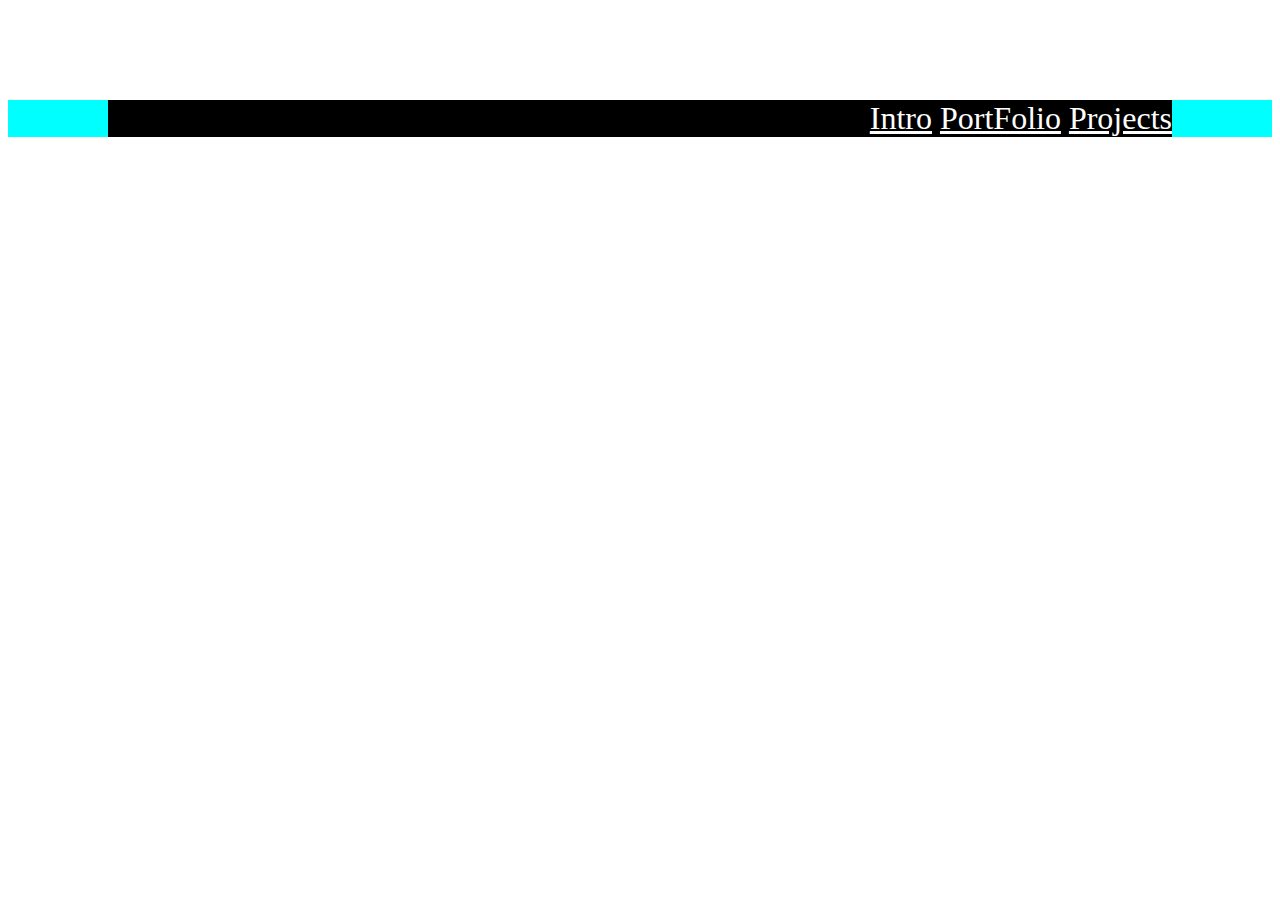
<file: index.html>
<!DOCTYPE html>
<html lang="en">
<head>
    <meta charset="UTF-8">
    <meta http-equiv="X-UA-Compatible" content="IE=edge">
    <meta name="viewport" content="width=device-width, initial-scale=1.0">
    <title>Mini Project</title>
    <link rel="stylesheet" href="style.css">
</head>
<body>
    <main>
        <!--<p>This is a paragaraph.</p>
        <p>This is <span class="opposite">another</span>paragraph.</p>-->

    <nav>
        <ul>
            <li><a href="#">Intro</a></li>
            <li><a href="#">PortFolio</a></li>
            <li><a href="#">Projects</a></li>
        </ul>
    </nav>
    </main>
</body>
</html>
</file>
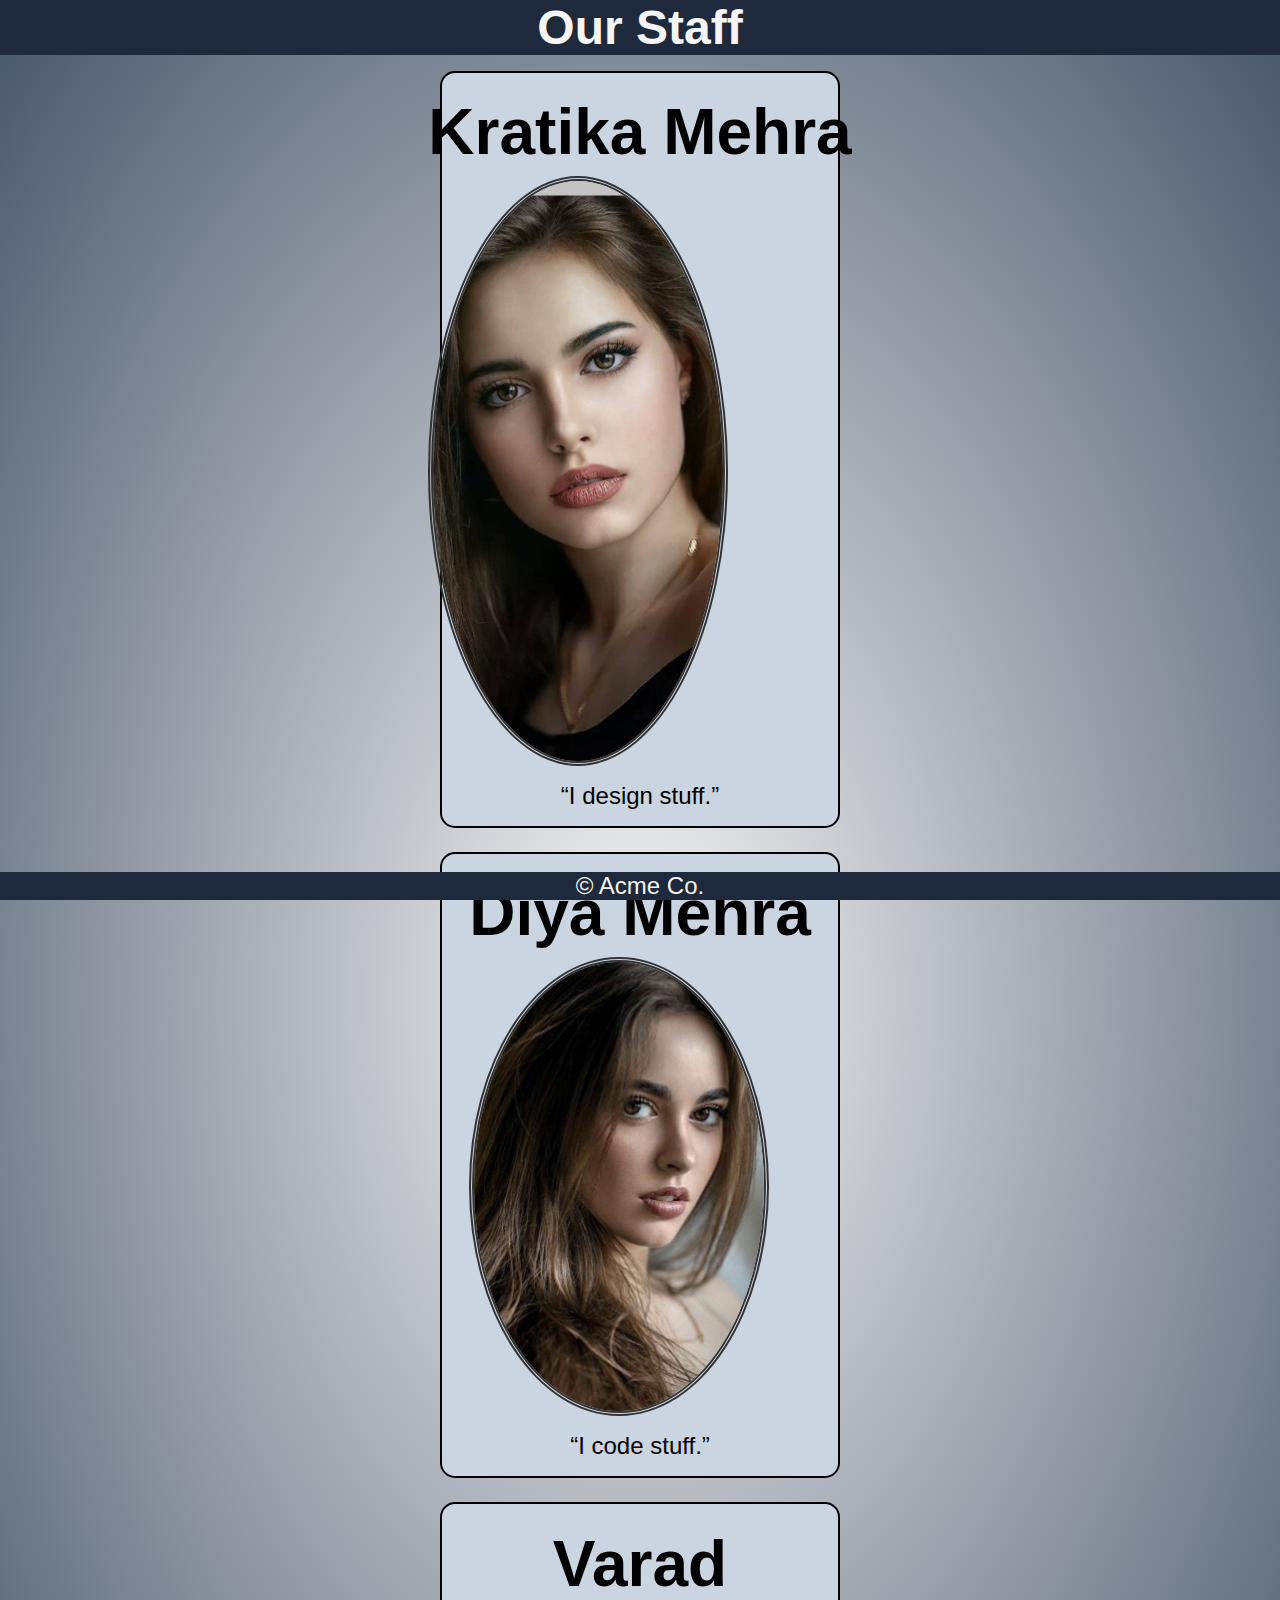
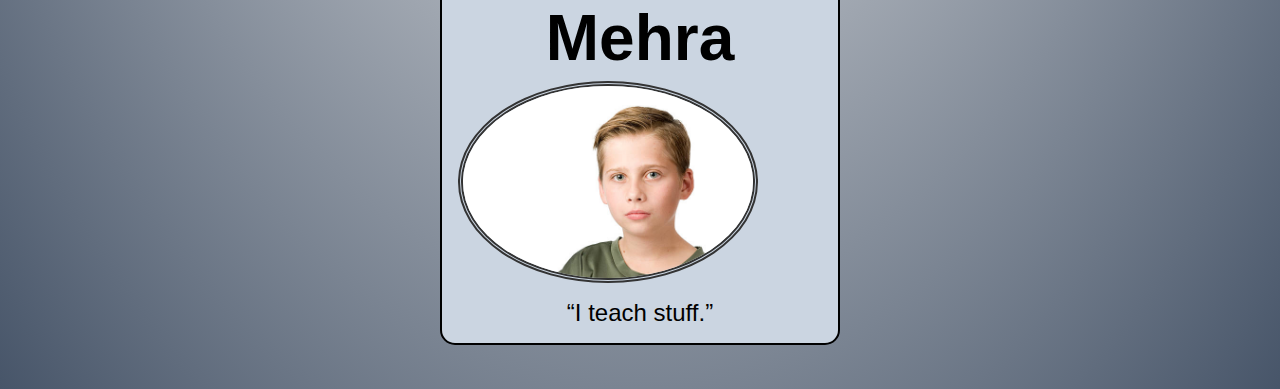
<file: Card Project/index.html>
<!DOCTYPE html>
<html lang="en">
<head>
    <meta charset="UTF-8">
    <meta http-equiv="X-UA-Compatible" content="IE=edge">
    <meta name="viewport" content="width=device-width, initial-scale=1.0">
    <title>CSS Mini Project:Profile Card</title>
    <link rel="stylesheet" href="style.css">
</head>
<body>
    <header>
        <h1>Our Staff</h1>
        <nav>
            <a href="#profile1">Diya</a>
            <a href="#profile2">Kratika</a>
            <a href="#profile3">Varad</a>
        </nav>
    </header>

    <main>
        <article id="profile1" class="card">
            <figure>
                <img src="prof1.jpeg" alt="Profile Picture" width="300" height="300">
                <figcaption><span class="nowrap">Diya Mehra</span></figcaption>
            </figure>
            <p><q>I code stuff.</q></p>
        </article>

        <article id="profile2" class="card">
            <figure>
                <img src="prof2.jpeg" alt="Profile Picture" width="300" height="300">
                <figcaption><span class="nowrap">Kratika Mehra</span></figcaption>
            </figure>
            <p><q>I design stuff.</q></p>
        </article>

        <article id="profile3" class="card">
            <figure>
                <img src="prof3.jpeg" alt="Profile Picture" width="300" height="300">
                <figcaption>Varad Mehra</figcaption>
            </figure>
            <p><q>I teach stuff.</q></p>
        </article>
    </main>

    <footer>
        <p>&copy; Acme Co.</p>
    </footer>
</body>
</html>
</file>
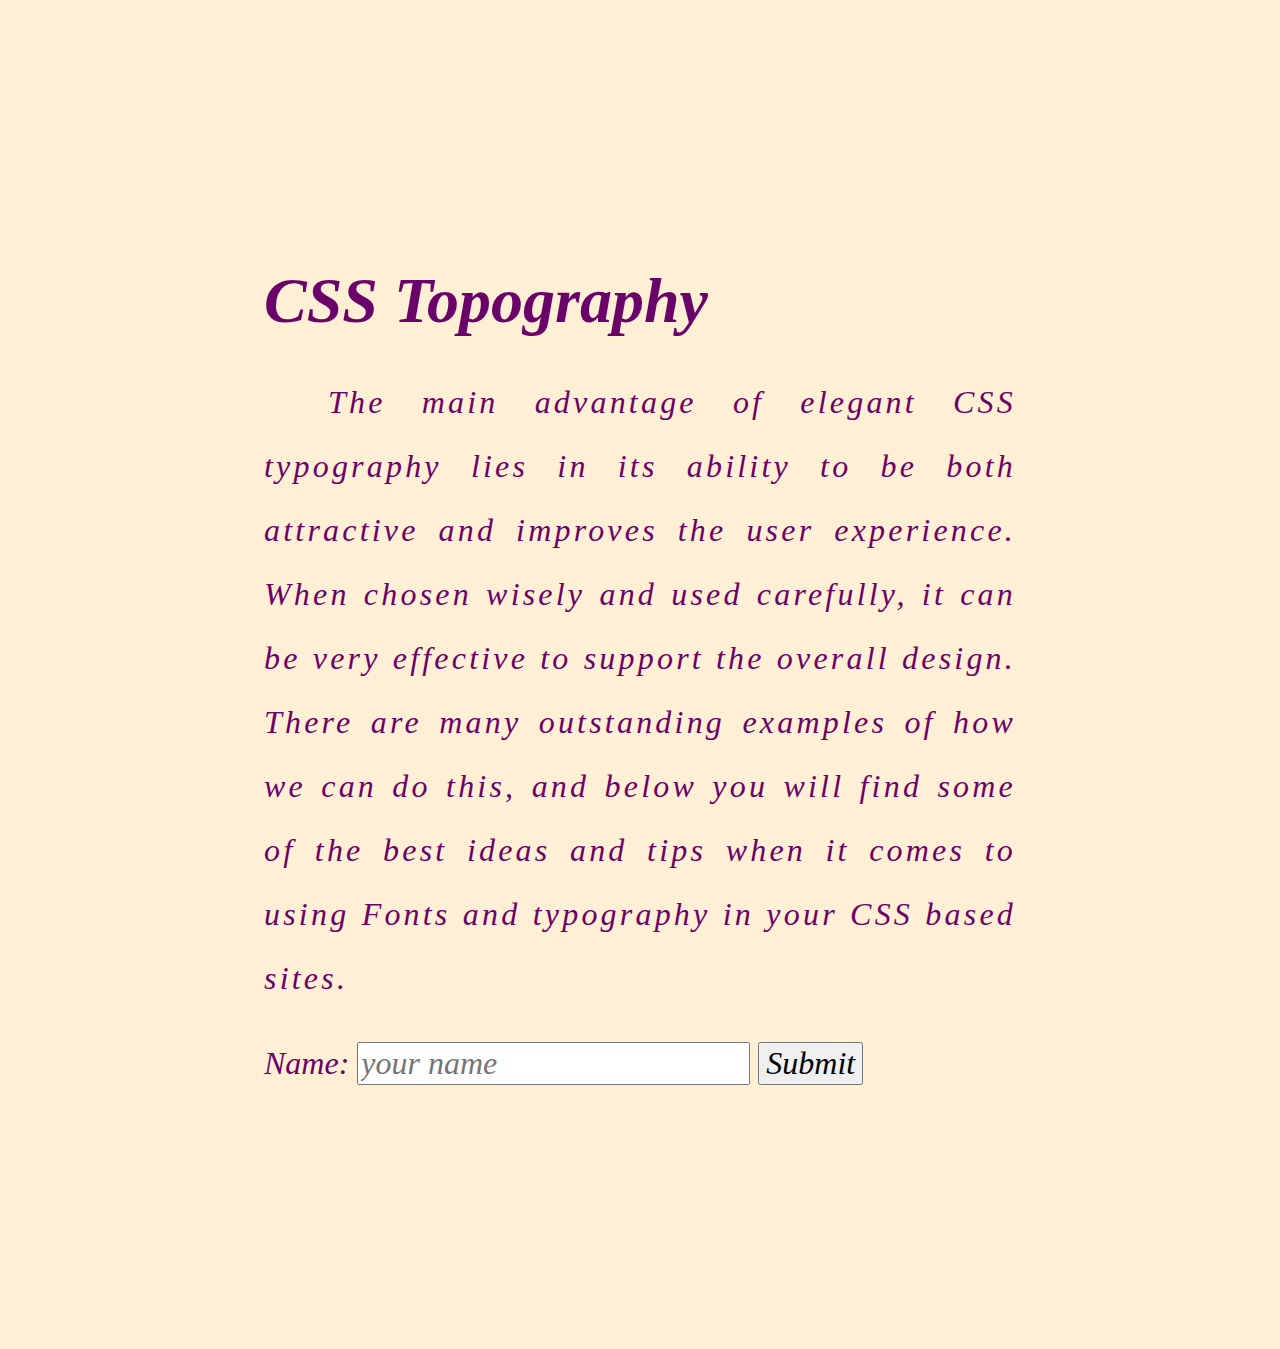
<file: links/index.html>
<!DOCTYPE html>
<html lang="en">
<head>
    <meta charset="UTF-8">
    <meta http-equiv="X-UA-Compatible" content="IE=edge">
    <meta name="viewport" content="width=device-width, initial-scale=1.0">
    <link rel="stylesheet" href="style.css">
    <title>Hello</title>
</head>
<body>
    <header>CSS Topography</header>
    <main>
        <p>
            The main advantage of elegant CSS typography lies in its ability to be both attractive and improves the user experience. When chosen wisely and used carefully, it can be very effective to support the overall design. There are many outstanding examples of how we can do this, and below you will find some of the best ideas and tips when it comes to using Fonts and typography in your CSS based sites.
        </p>

        <form>
            <label for="name">Name:</label>
            <input id="name" type="text" placeholder="your name"/>
            <button>Submit</button>
        </form>
    </main>
    
</body>
</html>
</file>
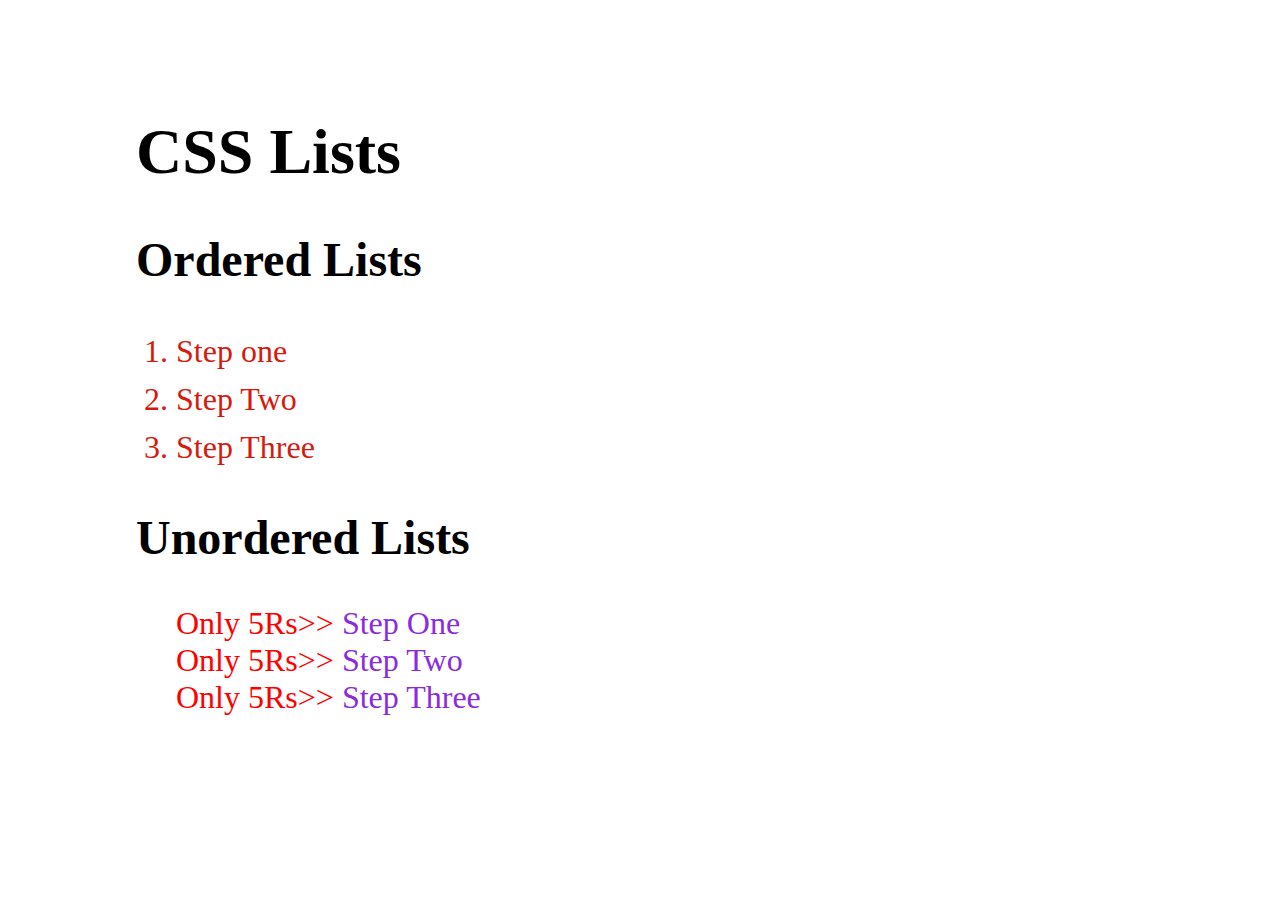
<file: lists/index.html>
<!DOCTYPE html>
<html lang="en">
<head>
    <meta charset="UTF-8">
    <meta http-equiv="X-UA-Compatible" content="IE=edge">
    <meta name="viewport" content="width=device-width, initial-scale=1.0">
    <link rel="stylesheet" href="style.css">

    <title>Lists</title>
</head>
<body>
    <header>
        <h1>CSS Lists</h1>
        <main>
            <article>
                <h2>Ordered Lists</h2>
                <ol>
                    <li>Step one</li>
                    <li>Step Two</li>
                    <li>Step Three</li>
                </ol>
            </article>
            <article>
                <h2>Unordered Lists</h2>
                <ul>
                    <li>Step One</li>
                    <li>Step Two</li>
                    <li>Step Three</li>
                </ul>  
            </article>
        </main>
    </header>
</body>
</html>
</file>
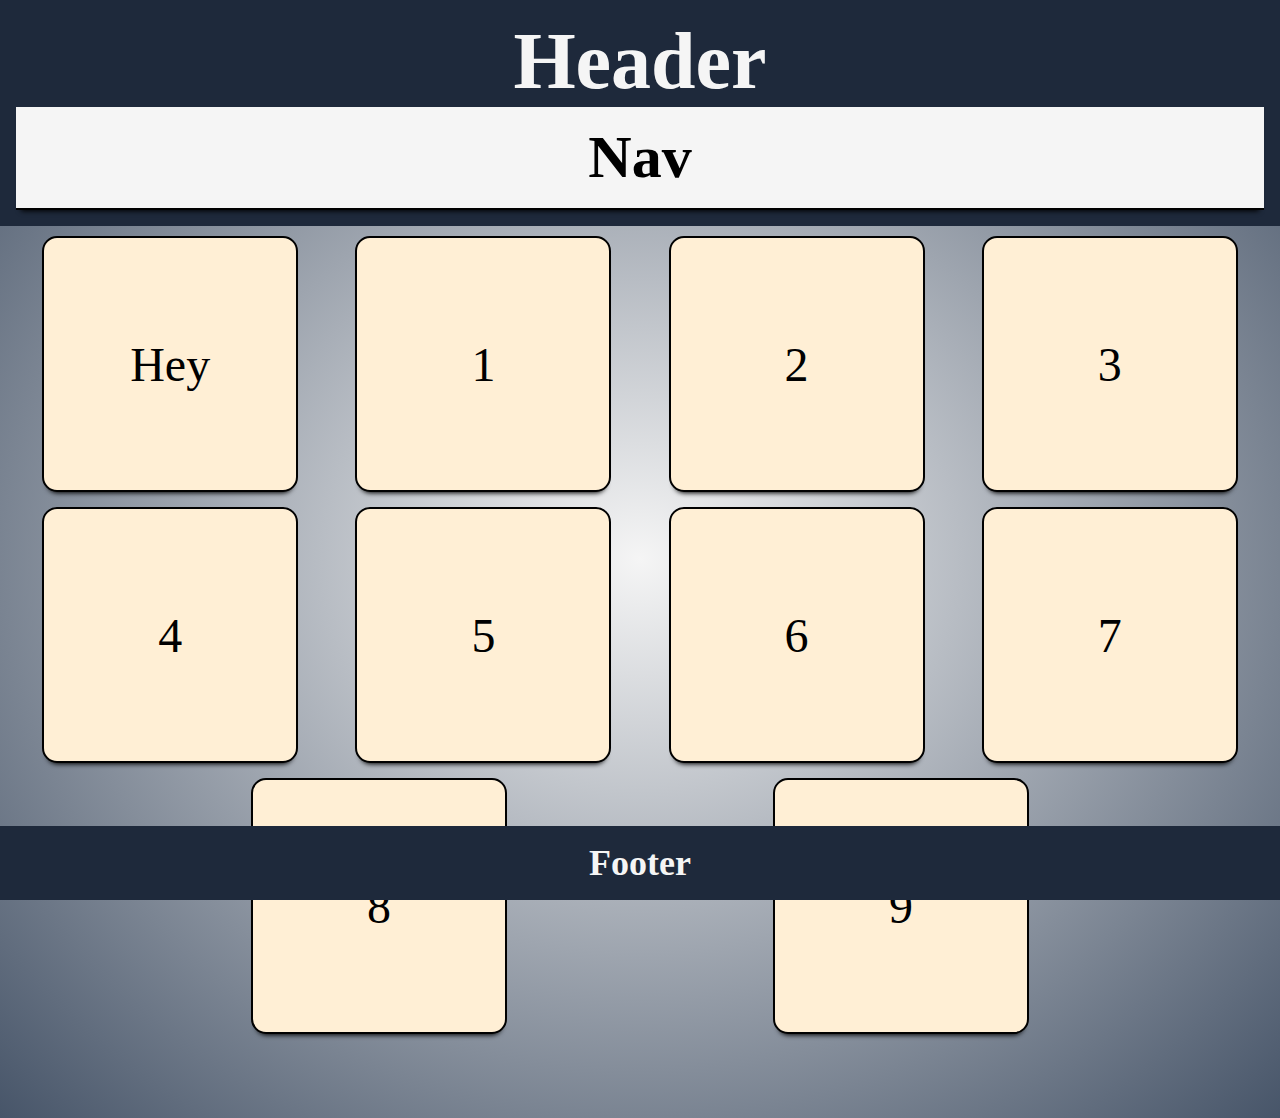
<file: variables/index.html>
<!DOCTYPE html>
<html lang="en">
<head>
    <meta charset="UTF-8">
    <meta http-equiv="X-UA-Compatible" content="IE=edge">
    <meta name="viewport" content="width=device-width, initial-scale=1.0">
    <title>Variables</title>
    <link rel="stylesheet" href="style.css">
</head>
<body>
    <header>
        <h1>Header</h1>
        <nav>
            <h2>Nav</h2>
        </nav>
    </header>
    <main>
        <div class="square"><p>Hey</p></div>
        <div class="square">1</div>
        <div class="square">2</div>
        <div class="square">3</div>
        <div class="square">4</div>
        <div class="square">5</div>
        <div class="square">6</div>
        <div class="square">7</div>
        <div class="square">8</div>
        <div class="square">9</div>
    </main>
    <footer>
        <h2>Footer</h2>
    </footer>
</body>
</html>
</file>
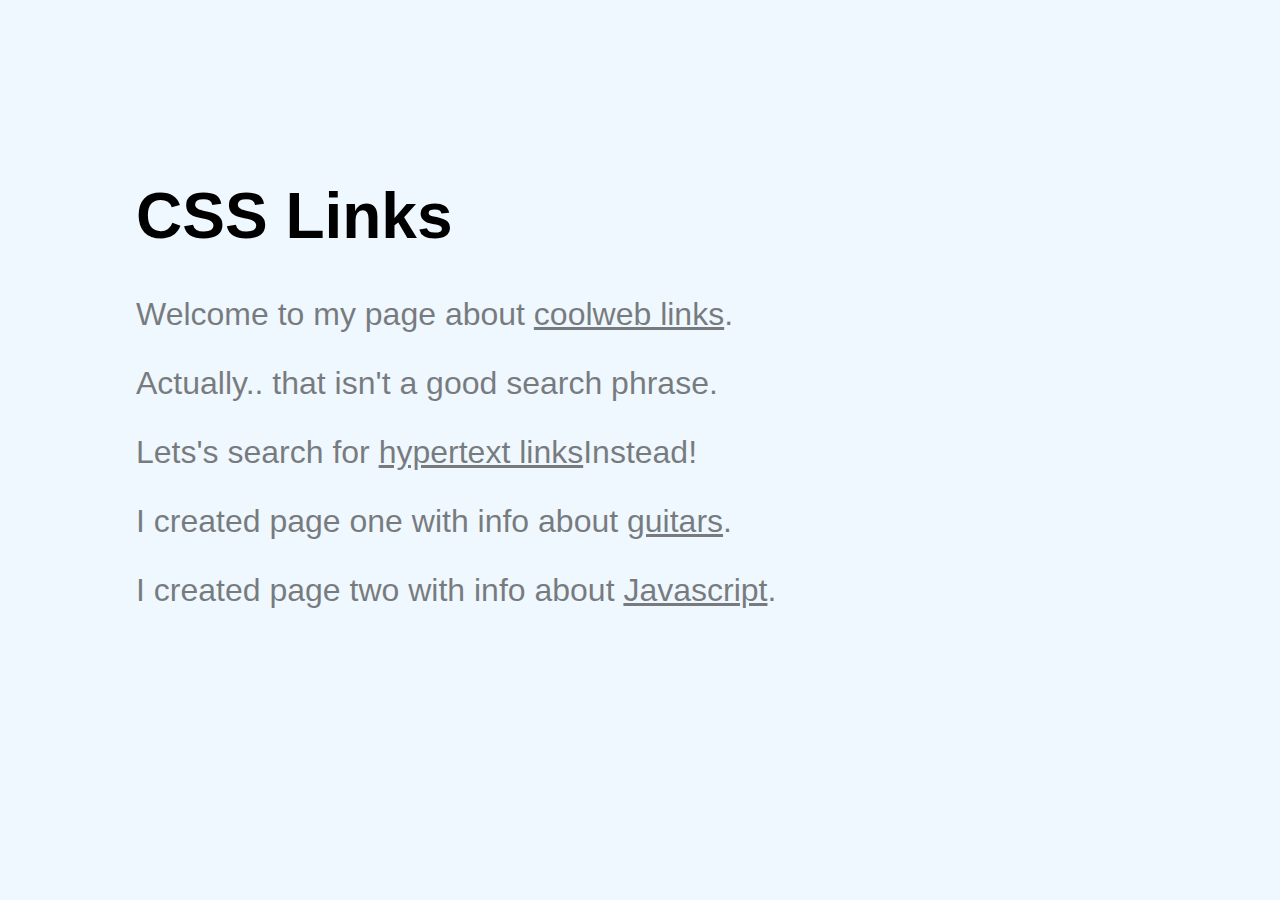
<file: links/main.html>
<!DOCTYPE html>
<html lang="en">
<head>
    <meta charset="UTF-8">
    <meta http-equiv="X-UA-Compatible" content="IE=edge">
    <meta name="viewport" content="width=device-width, initial-scale=1.0">
    <title>CSS Links</title>
    <link rel="stylesheet" href="newstyle.css">
</head>
<body>
    <header>
        <h1>CSS Links</h1>
    </header>
    <main>
        <p> Welcome to my page about <a href="https:/www.google.com/search?q=+web+links">coolweb links</a>.</p>
        <p>Actually.. that isn&apos;t a good search phrase.</p>
        <p>Lets's search for <a href="https://www.google.com/search?q=hyperlink+links">hypertext links</a>Instead!</P>
        <p>I created page one with info about <a href="one.html">guitars</a>.</p>
        <p>I created page two with info about <a href="two.html">Javascript</a>.</p>
    </main> 
</body>
</html>
</file>
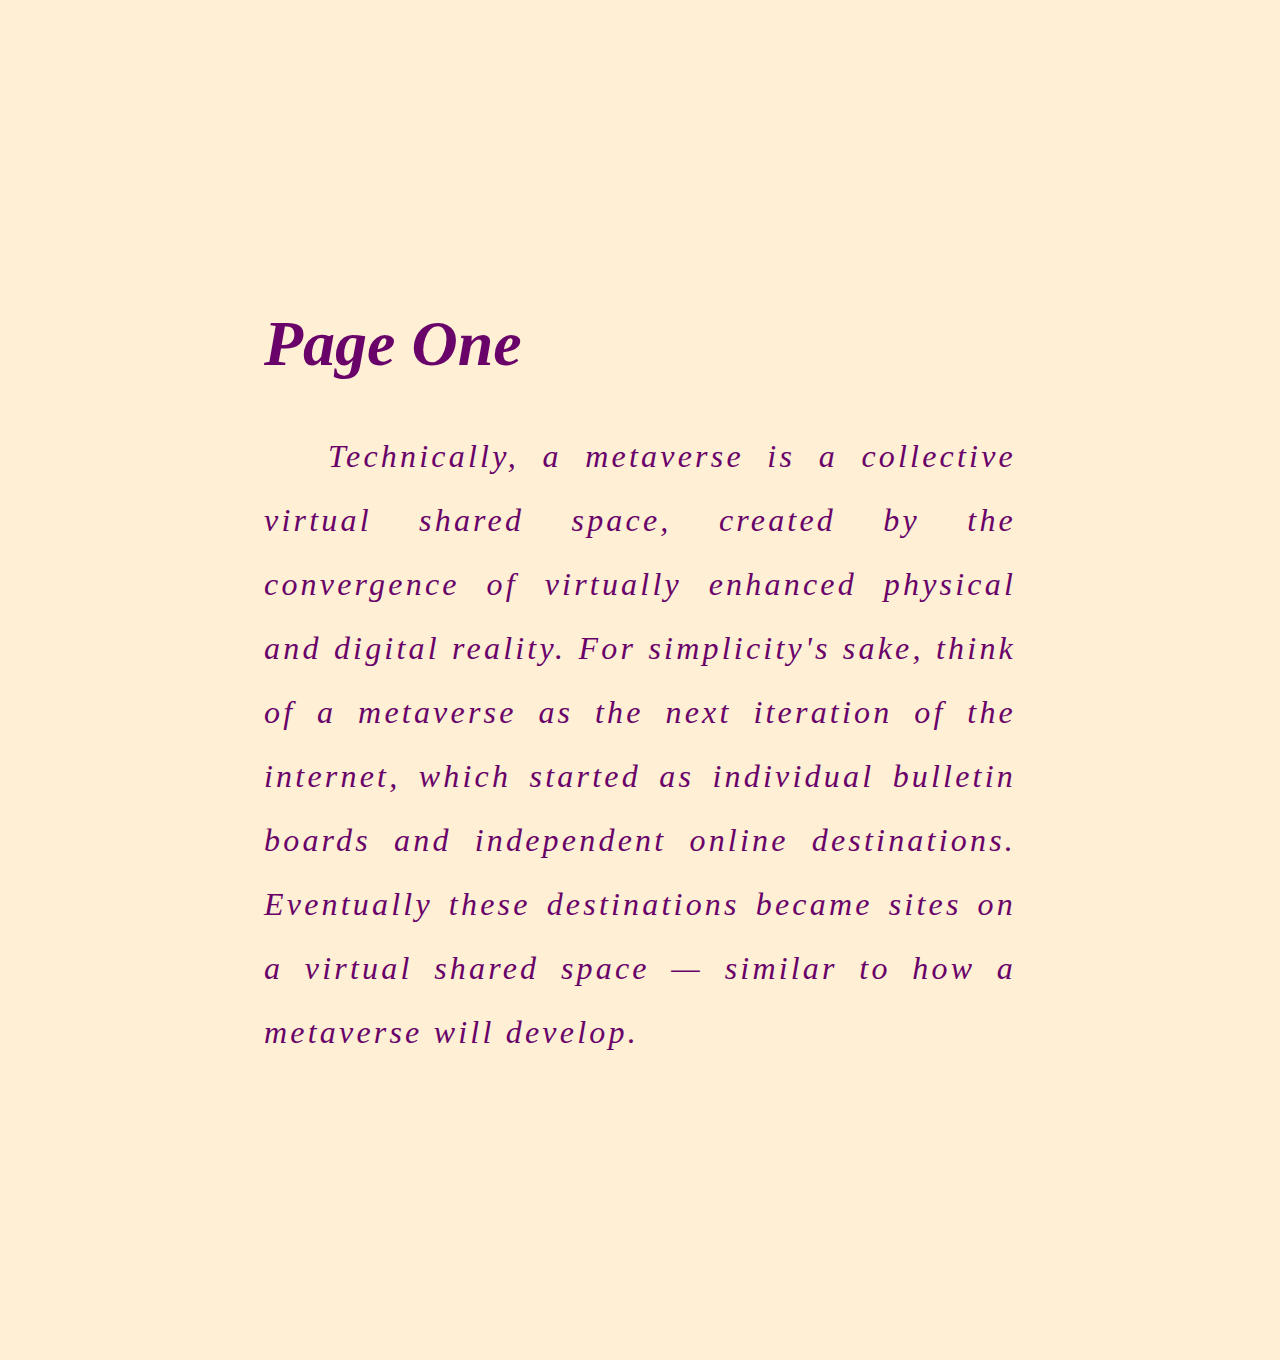
<file: links/one.html>
<!DOCTYPE html>
<html lang="en">
<head>
    <meta charset="UTF-8">
    <meta http-equiv="X-UA-Compatible" content="IE=edge">
    <meta name="viewport" content="width=device-width, initial-scale=1.0">
    <title>Page One</title>
    <link rel="stylesheet" href="style.css">
</head>
<body>
    <h1>Page One</h1>
    <p>Technically, a metaverse is a collective virtual shared space, created by the convergence of virtually enhanced physical and digital reality. For simplicity&apos;s sake, think of a metaverse as the next iteration of the internet, which started as individual bulletin boards and independent online destinations. Eventually these destinations became sites on a virtual shared space — similar to how a metaverse will develop.</p>
</body>
</html>
</file>
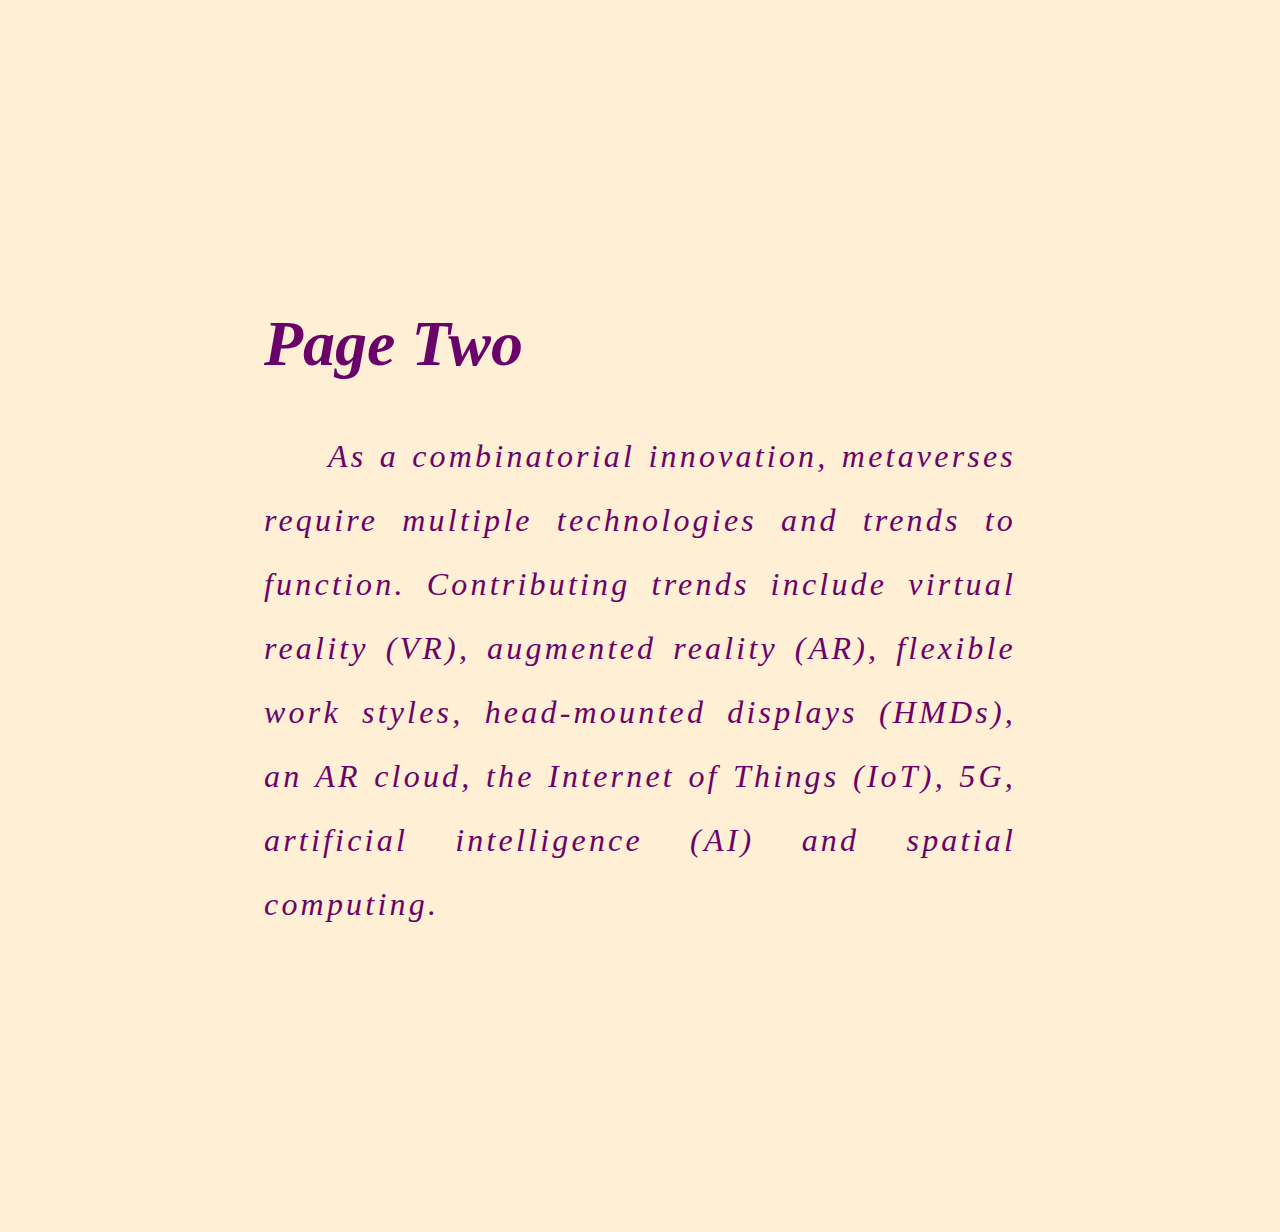
<file: links/two.html>
<!DOCTYPE html>
<html lang="en">
<head>
    <meta charset="UTF-8">
    <meta http-equiv="X-UA-Compatible" content="IE=edge">
    <meta name="viewport" content="width=device-width, initial-scale=1.0">
    <title>Page One</title>
    <link rel="stylesheet" href="style.css">
</head>
<body>
    <h1>Page Two</h1>
    <p>As a combinatorial innovation, metaverses require multiple technologies and trends to function. <em>Contributing trends include virtual reality (VR), augmented reality (AR), flexible work styles, head-mounted displays (HMDs), an AR cloud, the Internet of Things (IoT), 5G, artificial intelligence (AI) and spatial computing.</em></p>
</body>
</html>
</file>
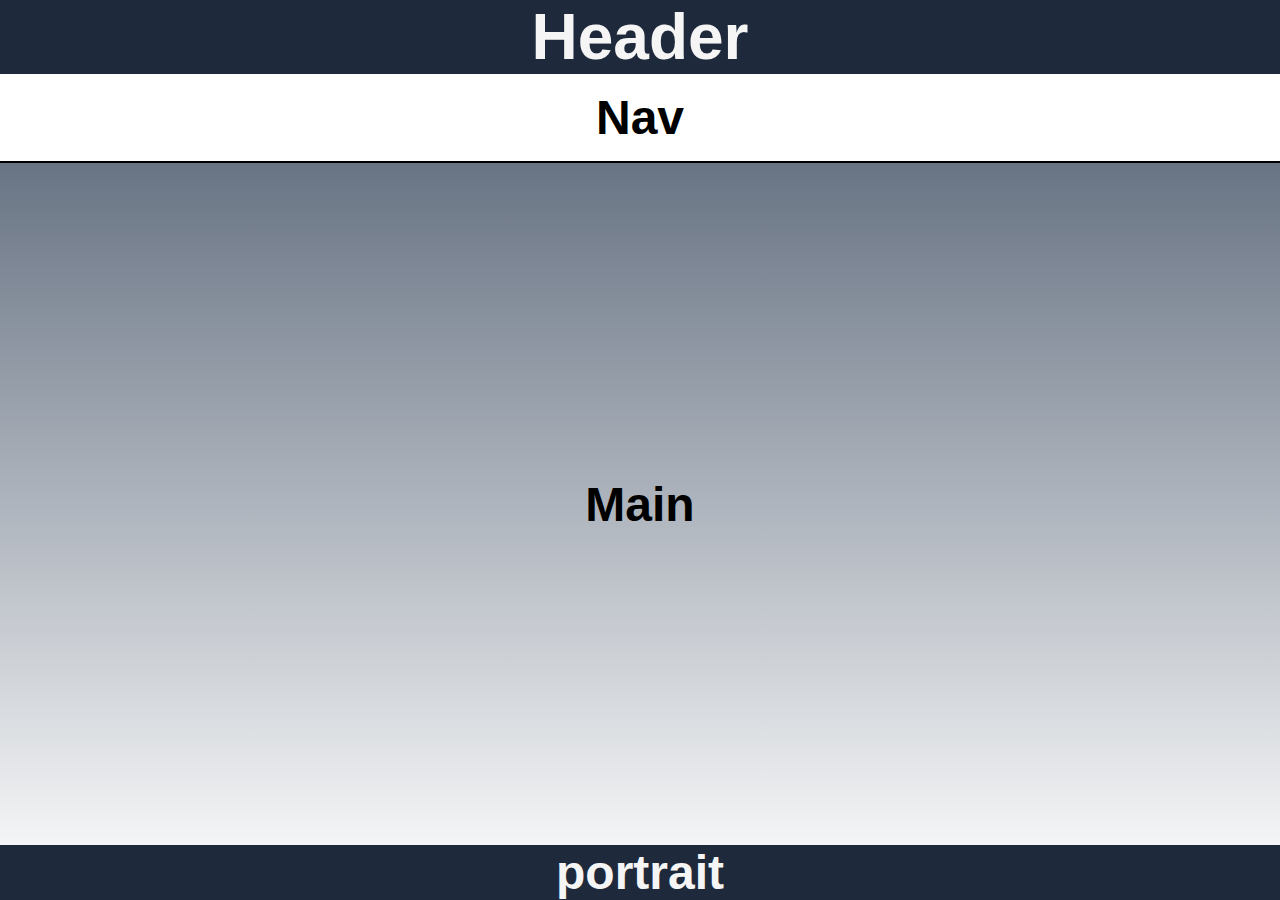
<file: Media Queries/file.html>
<!DOCTYPE html>
<html lang="en">
<head>
    <meta charset="UTF-8">
    <meta http-equiv="X-UA-Compatible" content="IE=edge">
    <meta name="viewport" content="width=device-width, initial-scale=1.0">
    <title>CSS Media Queries</title>
    <link rel="stylesheet" href="file.css">
</head>
<body>
    <header>
        <h1>Header</h1>
        <nav><h2>Nav</h2></nav>
    </header>
    <main>
        <h2>Main</h2>
    </main>
    <footer>
        <h2>portrait</h2>
    </footer>
</body>
</html>
</file>
<file: style.css>
@import url('https://fonts.googleapis.com/css2?family=Roboto:wght@300&display=swap');

body{
    font-size: 2rem; 
    font-family:'Times New Roman', Times, serif;
}

main{
    background-color: aqua;
    width: 100%;

}
p{
    background-color:lightgray;
    margin: 100px 50 px;
    padding: 50px;
}

.opposite{
    display: inline-block;
    background-color: #333;
    color:whitesmoke;
    padding: 1rem;

}

ul{
    list-style-type: none;
    padding-left: 0;
    text-align: right;
    background-color: black;
    margin: 100px;
}

li{
    display: inline-block;
    margin-inline:0.5 rem;
}

li a{
    color:#fff;
}

li a:hover, 
li a:focus{
    text-decoration: underline;
    color:antiquewhite;
}
</file>
<file: Card Project/style.css>
*{
    margin:0;
    padding:0;
    box-sizing: border-box;
}

html{scroll-behavior: smooth;}

body{
    font: 1.5rem "Nunito", sans-serif;
    min-height: 100vh;
    background-color:#475569;
    background-image:radial-gradient(whitesmoke,#475569);
    display:flex;
    flex-direction:column;
}

img{
    display:block;
    max-width: 100%;
    height: auto;
}

.nowrap{
    white-space:nowrap;
}

header,footer{
    position:sticky;
    background-color:#1e293b;
    color:whitesmoke;
    text-align:center;
}

header{
    top:0;
}

nav{
    background-color: #fff;
    color: #000;
    text-shadow: #000 2rem;
    padding: 1rem;
    border-bottom: 2px solid #000;
    display:flex;
    justify-content: space-evenly;
}

nav link, nav a:visited{
    color:#000;
}

nav a:hover,nav a:focus{
    color:hsla(0, 0%, 20%, 0.313);
}

footer{
    bottom:0;
}

main{
    display:flex;
    flex-direction:column;
    align-items:center;
    gap: 1.5rem;
    padding: 1rem;
}

.card{
    scroll-margin-top: 8rem;
    width: 30%;
    background-color:#cbd5e1;
    border: 2px solid black;
    border-radius: 15px;
    padding: 1rem;
    display: flex;
    flex-direction:column;
    align-items:center;
}

.card figure{
    display:flex;
    flex-flow: column nowrap;
}

.card img{
    border: 5px double #333;
    border-radius:50%;
}

.card figcaption{
    font-weight: bolder;
    font-size: 4rem;
    margin:1rem;
    text-align:center;
}


@media screen and (min-width: 1000px){
    nav{
        display:none;
    }
    .card figure{
        flex-flow: column-reverse;
    }
    .card figcaption{
        margin: 0.1em 0;
    }
    .card p{
        margin-top: 1rem;
    }
}

@media screen and (min-width:1200px){
    .card{
        width: min(100%,400px);
    }
    .card:nth-child(2){
        order:-1;
    }
}

@media screen and (min-width:1500px){
    .card{
        width:40%;
    }
}
</file>
<file: links/style.css>
header{
    font-size:64px;
    font-weight: bolder;
}


body {
    padding: 20%;
    font-size: 2rem;
    color: rgb(105, 3, 105);
    background-color: papayawhip;
    font-style:oblique;
}

p{
    line-height: 2.0;
    text-align:justify;
    font-weight: lighter;
    text-indent: 2em;
    letter-spacing: 0.1em;
    font-style: oblique;
    word-spacing: 0.5;
}
input,button{
    font: inherit;
}

/* Can also search from Roboto about different font-style and family*/
</file>
<file: lists/style.css>
@import url('https://fonts.googleapis.com/css2?family=Roboto:wght@300&display=swap');

body{
    padding: 5% 10%;
    font-size: 2rem;
    font-family:Georgia, 'Times New Roman', Times, serif;
}

ol {
    list-style-type:decimal;
    line-height:1.5;
    list-style-position:outside;
    color:rgb(214, 26, 13)
}
ul{
    list-style-type:lower-greek;
    text-align:left;
    list-style-position: inside;
    color:blueviolet;
    list-style-image:url('bird.jpg');
}

ul ::marker {
    color: red;
    font-family: fantasy;
    font-size: 1em;
    content: "Only 5Rs>> ";
}
</file>
<file: variables/style.css>
*{
    margin:0;
    padding: 0;
    box-sizing: border-box;
}

:root{
    /*FONT*/
    --FF: "Nunito" sans-serif;
    --FS: 1.5rem;
    --FS-XL: 3rem;
    
    /*COLOR*/
    --BGCOLOR:#475569;
    --ALTBGCOLOR: #1e293b;
    --WHCOLOR:whitesmoke;
    --DARKCOLOR:#000;

    /*general*/
    --PADDING: 0.5rem;
    --shadows: 0 6px 5px -5px var(--DARKCOLOR);
    --BORDERS: 2px solid var(--DARKCOLOR);

    /*Squares*/
    --SQUARE-BGCOLOR: papayawhip;
    --SQUARE-SIZE: max(150px,20vw);

}

@media(prefers-color-scheme: dark){
    :root{
        --BGCOLOR: #000;
        --ALT-BGCOLOR: #333;
        --RADIAL-COLOR: rgb(217,217,217);
        --SQUARE-BGCOLOR: rgb(235, 202, 235);
        
    }
}

body{
    
    font: var(--FS) var(--FF);
    min-height: 100vh;

    background-color:var(--BGCOLOR);
    background-image:radial-gradient(var(--WHCOLOR),var(--BGCOLOR));
}

header,footer{
    position:sticky;
    background-color:var(--ALTBGCOLOR);
    color:var(--WHCOLOR);
    padding: 1rem;
}

header{
    top:0;
    font-size:2.5rem;
}

footer{
    bottom:0;
    font-size:1.5rem;
}

nav{
    background-color:var(--WHCOLOR);
    color:var(--DARKCOLOR);
    padding: var(--PADDDING);
    border-bottom: 2px solid var(--DARKCOLOR);
    box-shadow: var(--shadows);
    font-size:2.5rem;
    padding:1rem;
}

main{
    flex-grow:1;
    padding: 10px 0;
    display:flex;
    justify-content:space-evenly;
    align-items:center;
    flex-flow: row wrap;
    gap: min(4vw,15px);
}

header,nav,footer{
    display:grid;
    place-content: center;
    grid-template-columns:100%;
    text-align:center;
}

.square--highlight{
    --SQUARE-BGCOLOR: cornflowerblue;

}

.square{
    background-color: var(--SQUARE-BGCOLOR);
    width: var(--SQUARE-SIZE);
    height: var(--SQUARE-SIZE);
    border: var(--BORDERS);
    border-radius:15px;
    display:grid;
    place-content: center;
    font-size: var(--FS-XL);
    box-shadow: var(--shadows);
}
</file>
<file: links/newstyle.css>
@import url('https://fonts.googleapis.com/css2?family=Roboto:wght@300&display=swap');

body{
    padding: 10%;
    font-size: 2rem;
    font-family:Impact, Haettenschweiler, 'Arial Narrow Bold', sans-serif;
    background-color: aliceblue;
}

main{
    opacity:0.5;
    font-size: 32px;
}

a{
    text-decoration: underline;
    cursor :all-scroll;
    color:black;
}

a:visited{
    color:rgb(10, 121, 121);
}
a:hover, a.focus{
    color:darkorange;
}
a:active{
    color:burlywood;
}
</file>
<file: Media Queries/file.css>
*{
    margin:0;
    padding:0;
    box-sizing:border-box;
}

body{
    font: 2rem "Nunito", sans-serif;
    min-height: 100vh;

    background-color:#475569;
    background-image:linear-gradient(#475569,#fff);
    display:flex;
    flex-direction:column;
}

header,nav,main,footer{
    display:grid;
    place-content:center;
    grid-template-columns:100%;
    text-align:center;
}

header,footer{
    position:sticky;
    background-color:#1e293b;
    color:whitesmoke;
}

header{
    top:0;
}

nav{
    background-color:#fff;
    color:black;
    padding:1rem;
    border-bottom: 2px solid #000;
}

main{
    flex-grow:1;
}

footer{
    bottom:0;
}

@media screen and (min-aspect:576px){
    body{
        background-color:green;
        background-image:radial-gradient(whitesmoke,green);
    }
    nav{
        display:none;
    }
}

@media screen and (min-width:992px){
    body{
        background-color:rebeccapurple;
        background-image:radial-gradiant(whitesmoke,rebeccapurple);
    }
}


@media screen and (max-height:425px) and (min-aspect-ratio:7/4){
    body{
        background-color:rebeccapurple;
        background-image:radial-gradiant(whitesmoke,dodgerblue,rebeccapurple);
    }
    h1,h2{
        font-size:3rem;
    }
    nav{
        display:none;
    }
}
</file>
